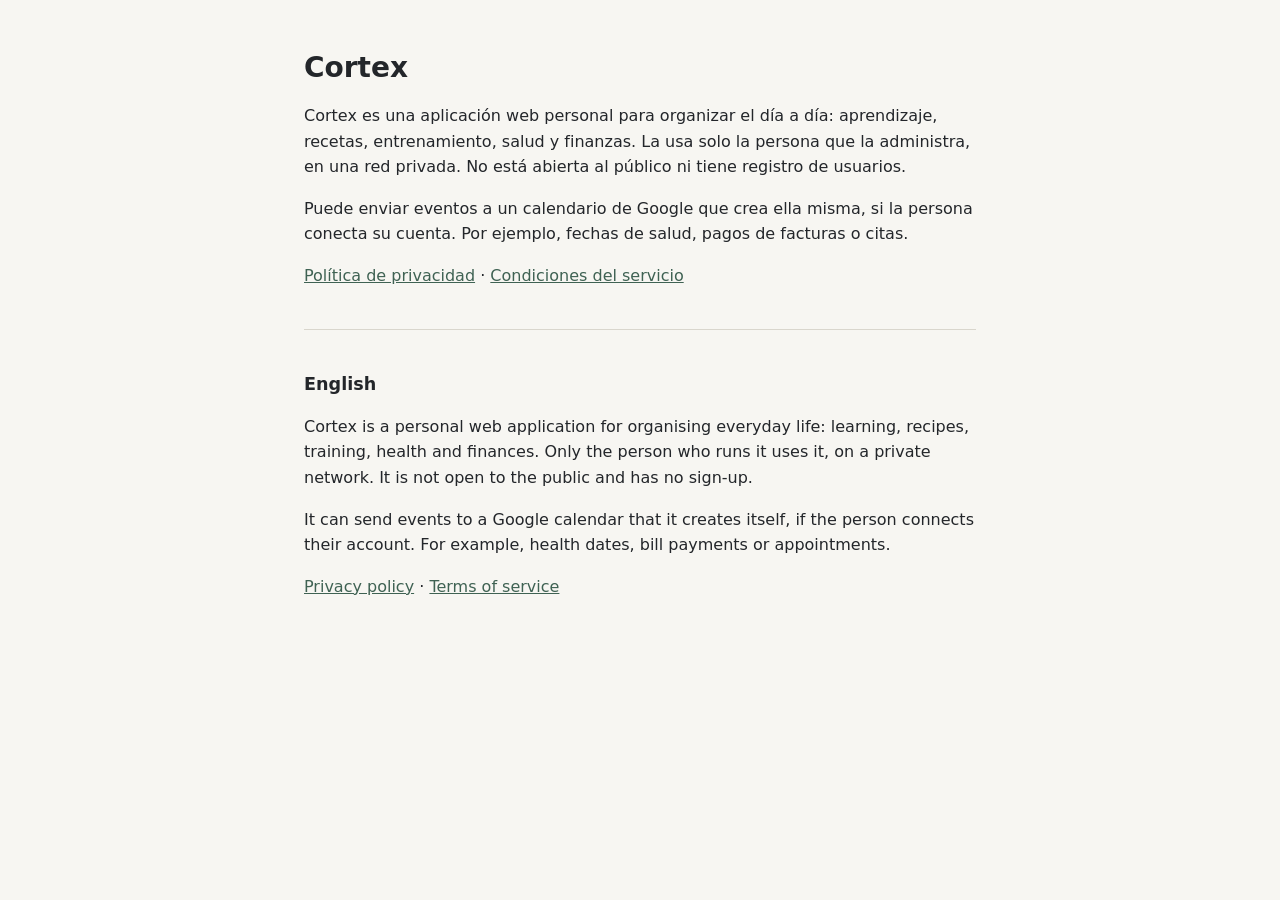
<file: index.html>
<!doctype html>
<html lang="es">
<head>
<meta charset="utf-8">
<meta name="viewport" content="width=device-width,initial-scale=1">
<title>Cortex</title>
<link rel="stylesheet" href="style.css">
</head>
<body>
<main>
<h1>Cortex</h1>
<p>Cortex es una aplicación web personal para organizar el día a día: aprendizaje, recetas, entrenamiento, salud y finanzas. La usa solo la persona que la administra, en una red privada. No está abierta al público ni tiene registro de usuarios.</p>
<p>Puede enviar eventos a un calendario de Google que crea ella misma, si la persona conecta su cuenta. Por ejemplo, fechas de salud, pagos de facturas o citas.</p>
<p><a href="privacy.html">Política de privacidad</a> · <a href="terms.html">Condiciones del servicio</a></p>

<hr>

<h2 lang="en">English</h2>
<div lang="en">
<p>Cortex is a personal web application for organising everyday life: learning, recipes, training, health and finances. Only the person who runs it uses it, on a private network. It is not open to the public and has no sign-up.</p>
<p>It can send events to a Google calendar that it creates itself, if the person connects their account. For example, health dates, bill payments or appointments.</p>
<p><a href="privacy.html#en">Privacy policy</a> · <a href="terms.html#en">Terms of service</a></p>
</div>
</main>
</body>
</html>
</file>
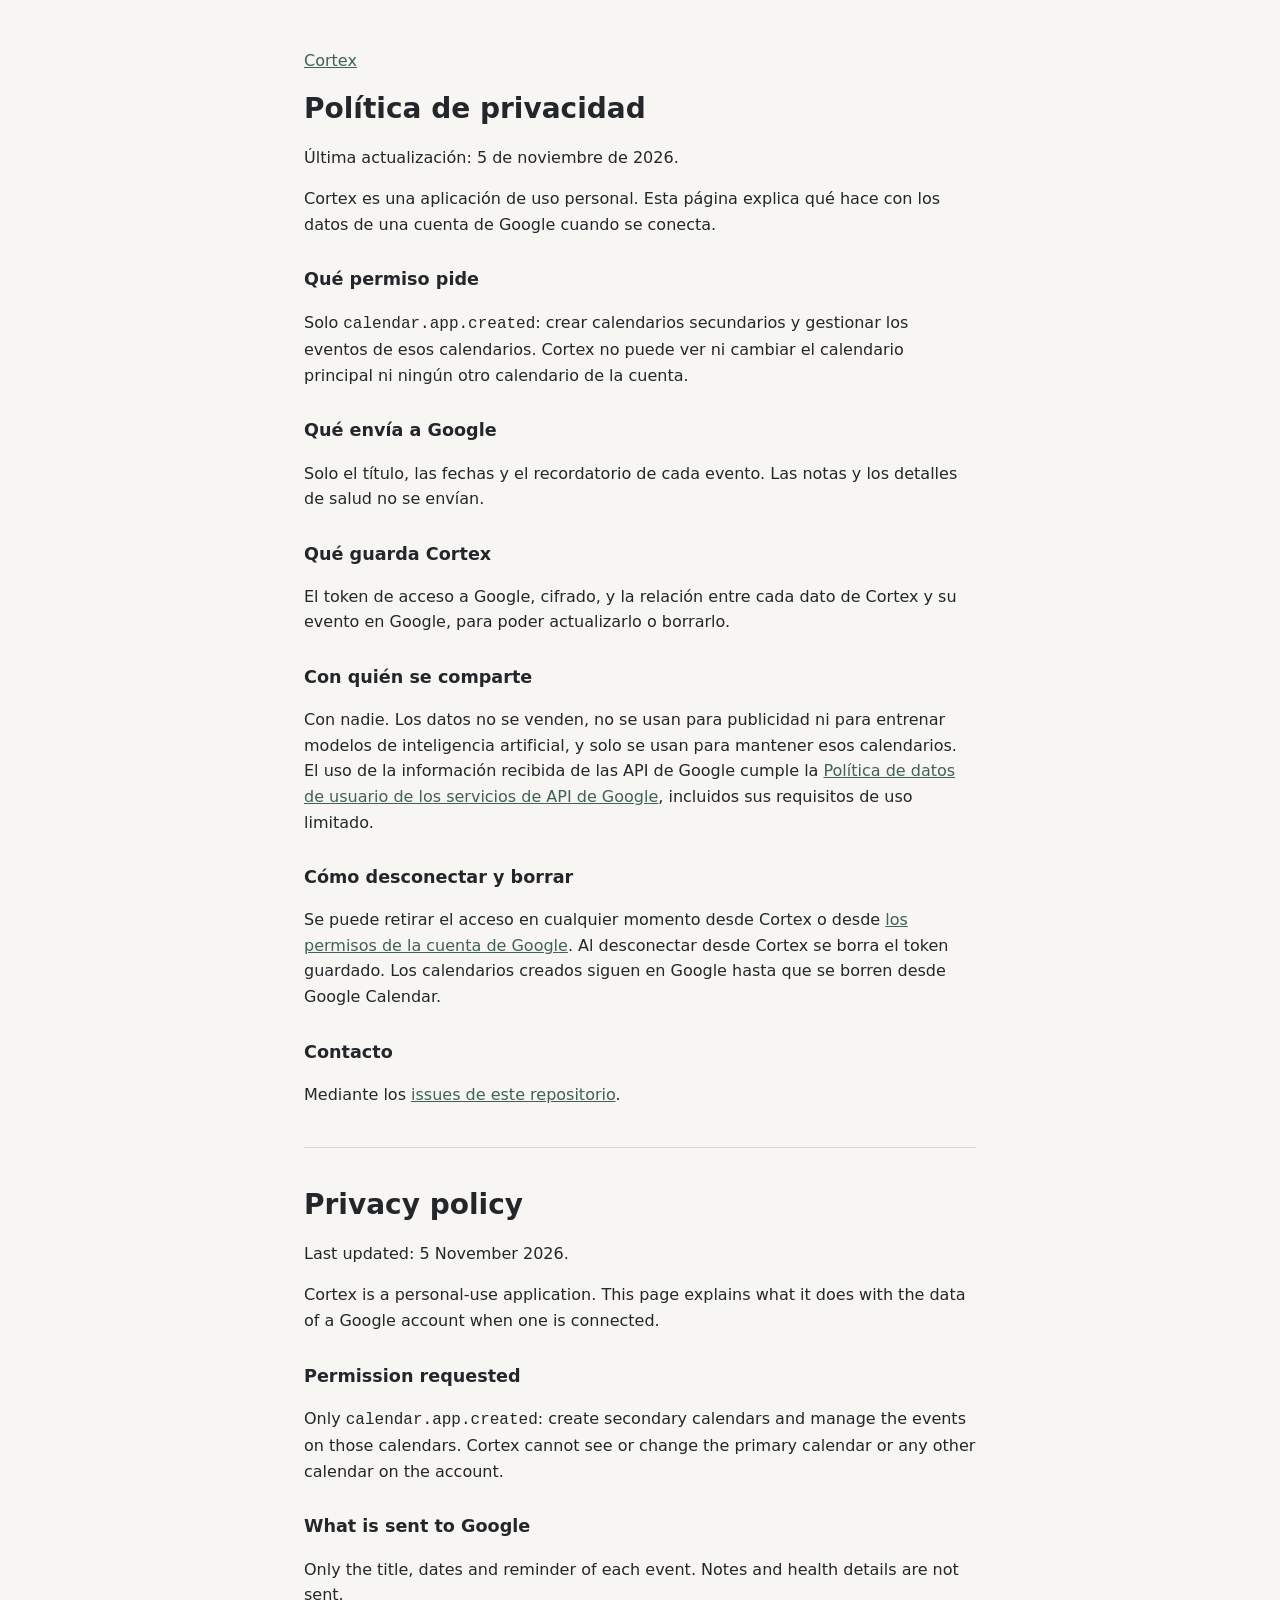
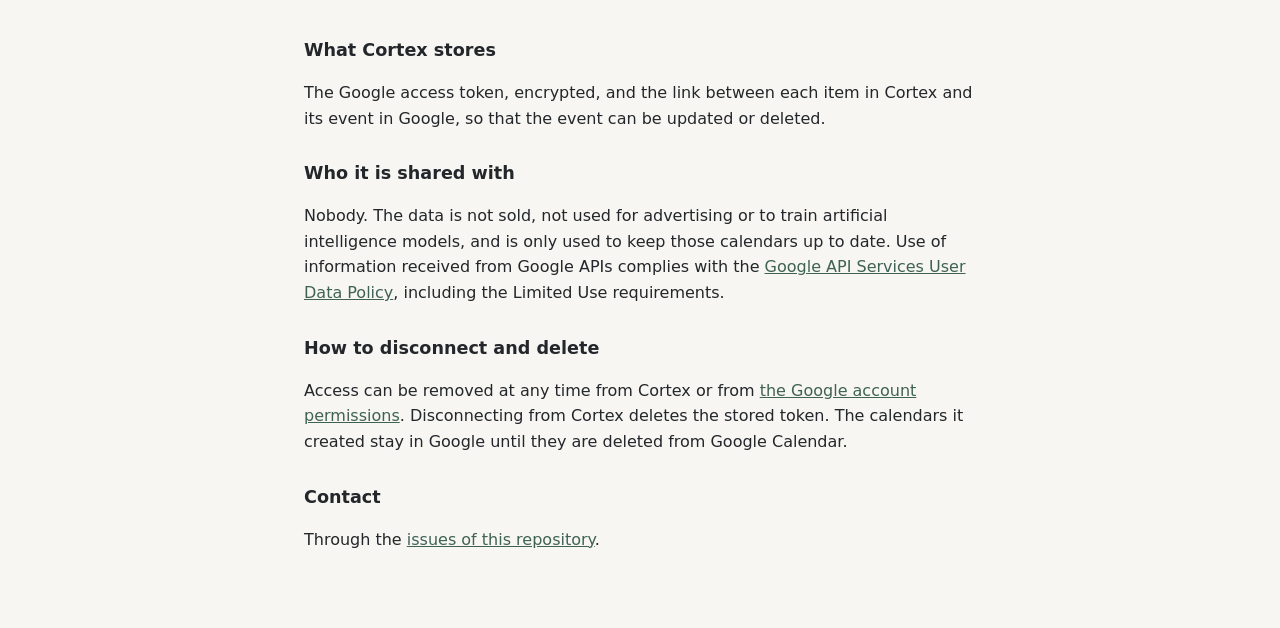
<file: privacy.html>
<!doctype html>
<html lang="es">
<head>
<meta charset="utf-8">
<meta name="viewport" content="width=device-width,initial-scale=1">
<title>Cortex: privacidad</title>
<link rel="stylesheet" href="style.css">
</head>
<body>
<main>
<p><a href="./">Cortex</a></p>
<h1>Política de privacidad</h1>
<p>Última actualización: 5 de noviembre de 2026.</p>
<p>Cortex es una aplicación de uso personal. Esta página explica qué hace con los datos de una cuenta de Google cuando se conecta.</p>

<h2>Qué permiso pide</h2>
<p>Solo <code>calendar.app.created</code>: crear calendarios secundarios y gestionar los eventos de esos calendarios. Cortex no puede ver ni cambiar el calendario principal ni ningún otro calendario de la cuenta.</p>

<h2>Qué envía a Google</h2>
<p>Solo el título, las fechas y el recordatorio de cada evento. Las notas y los detalles de salud no se envían.</p>

<h2>Qué guarda Cortex</h2>
<p>El token de acceso a Google, cifrado, y la relación entre cada dato de Cortex y su evento en Google, para poder actualizarlo o borrarlo.</p>

<h2>Con quién se comparte</h2>
<p>Con nadie. Los datos no se venden, no se usan para publicidad ni para entrenar modelos de inteligencia artificial, y solo se usan para mantener esos calendarios. El uso de la información recibida de las API de Google cumple la <a href="https://developers.google.com/terms/api-services-user-data-policy">Política de datos de usuario de los servicios de API de Google</a>, incluidos sus requisitos de uso limitado.</p>

<h2>Cómo desconectar y borrar</h2>
<p>Se puede retirar el acceso en cualquier momento desde Cortex o desde <a href="https://myaccount.google.com/permissions">los permisos de la cuenta de Google</a>. Al desconectar desde Cortex se borra el token guardado. Los calendarios creados siguen en Google hasta que se borren desde Google Calendar.</p>

<h2>Contacto</h2>
<p>Mediante los <a href="https://github.com/cortex-personal/cortex-personal.github.io/issues">issues de este repositorio</a>.</p>

<hr>

<div lang="en" id="en">
<h1>Privacy policy</h1>
<p>Last updated: 5 November 2026.</p>
<p>Cortex is a personal-use application. This page explains what it does with the data of a Google account when one is connected.</p>

<h2>Permission requested</h2>
<p>Only <code>calendar.app.created</code>: create secondary calendars and manage the events on those calendars. Cortex cannot see or change the primary calendar or any other calendar on the account.</p>

<h2>What is sent to Google</h2>
<p>Only the title, dates and reminder of each event. Notes and health details are not sent.</p>

<h2>What Cortex stores</h2>
<p>The Google access token, encrypted, and the link between each item in Cortex and its event in Google, so that the event can be updated or deleted.</p>

<h2>Who it is shared with</h2>
<p>Nobody. The data is not sold, not used for advertising or to train artificial intelligence models, and is only used to keep those calendars up to date. Use of information received from Google APIs complies with the <a href="https://developers.google.com/terms/api-services-user-data-policy">Google API Services User Data Policy</a>, including the Limited Use requirements.</p>

<h2>How to disconnect and delete</h2>
<p>Access can be removed at any time from Cortex or from <a href="https://myaccount.google.com/permissions">the Google account permissions</a>. Disconnecting from Cortex deletes the stored token. The calendars it created stay in Google until they are deleted from Google Calendar.</p>

<h2>Contact</h2>
<p>Through the <a href="https://github.com/cortex-personal/cortex-personal.github.io/issues">issues of this repository</a>.</p>
</div>
</main>
</body>
</html>
</file>
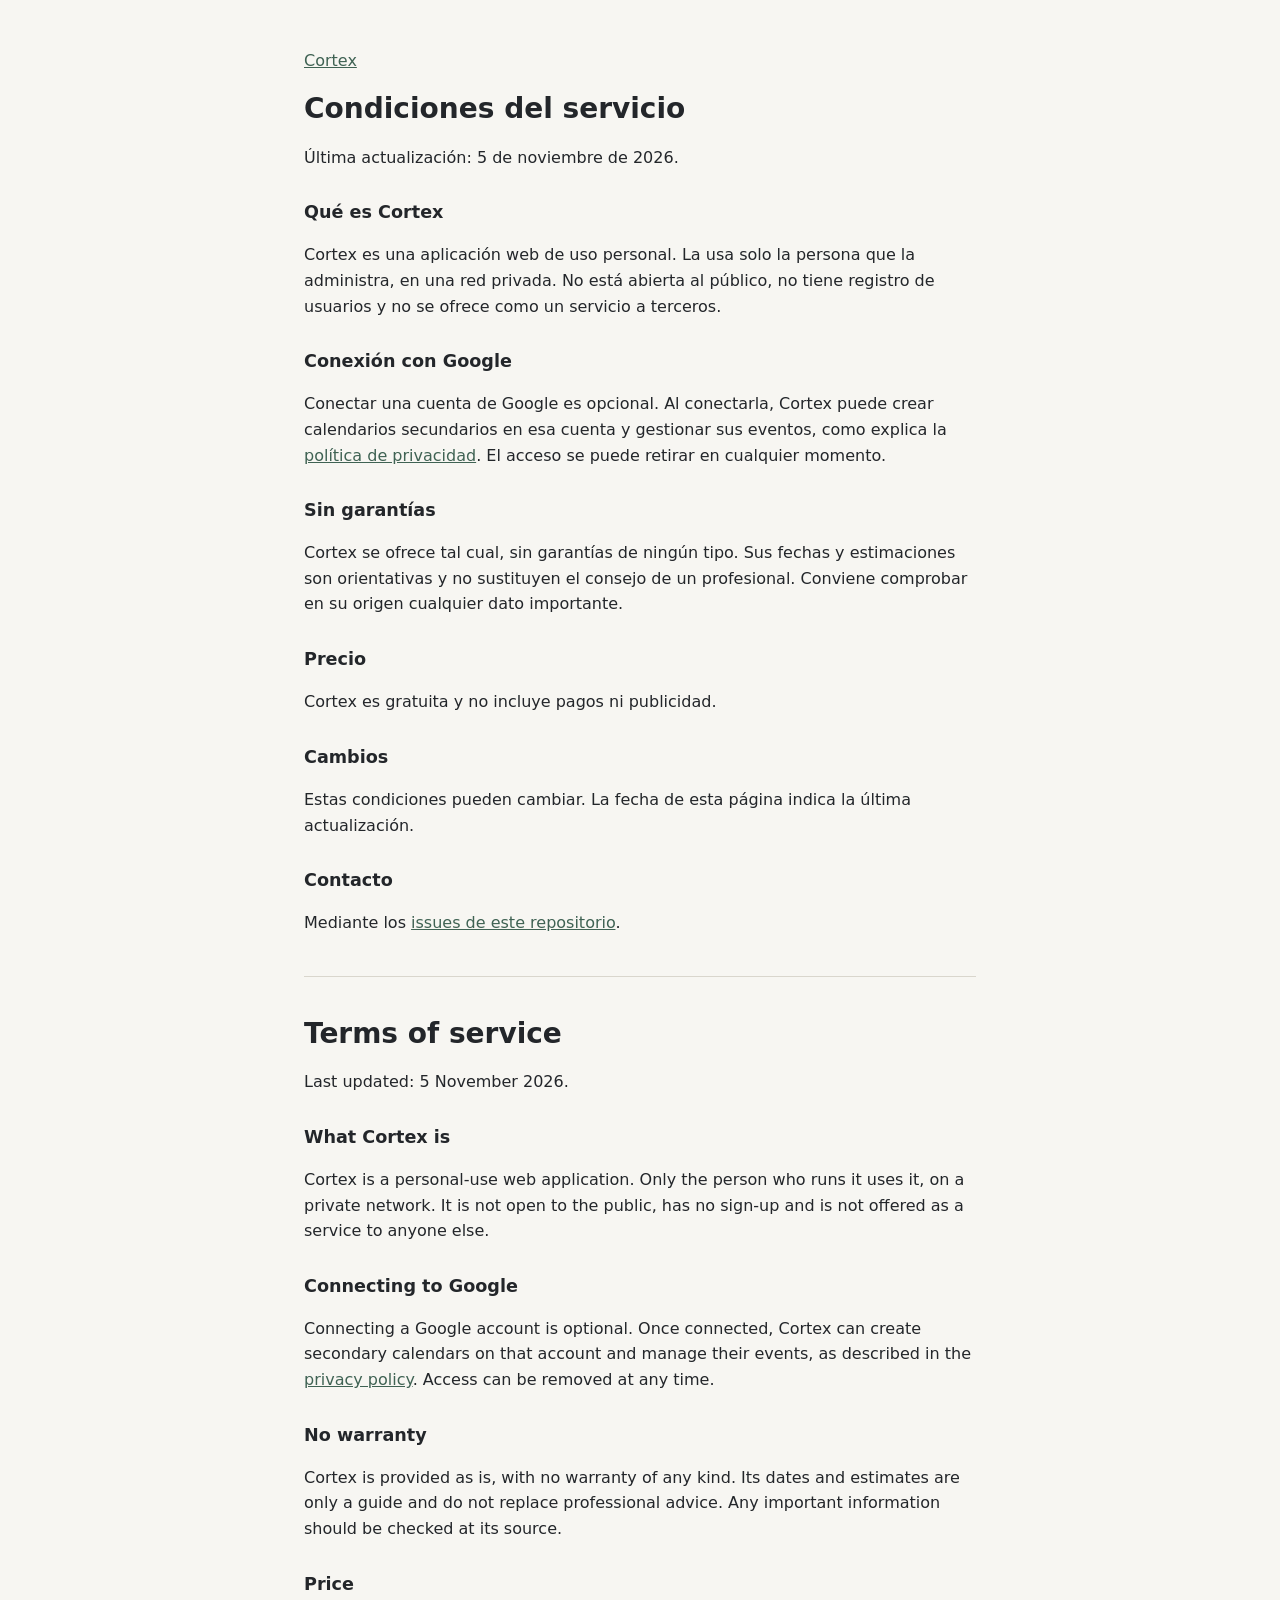
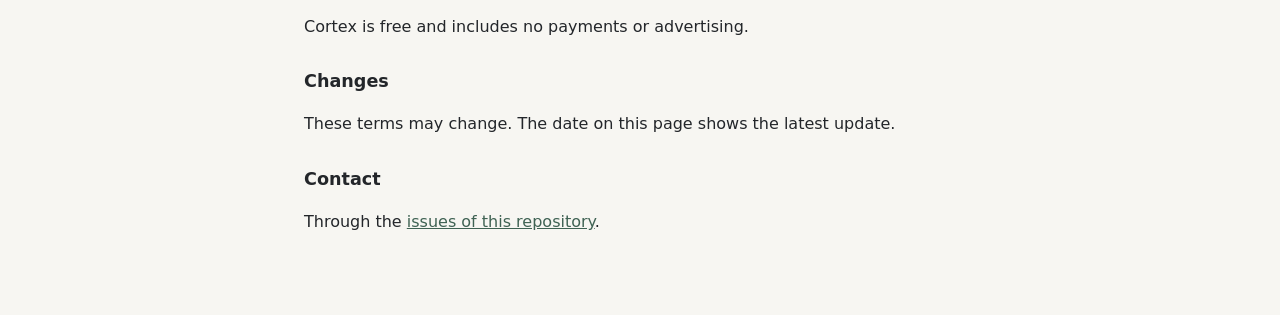
<file: terms.html>
<!doctype html>
<html lang="es">
<head>
<meta charset="utf-8">
<meta name="viewport" content="width=device-width,initial-scale=1">
<title>Cortex: condiciones del servicio</title>
<link rel="stylesheet" href="style.css">
</head>
<body>
<main>
<p><a href="./">Cortex</a></p>
<h1>Condiciones del servicio</h1>
<p>Última actualización: 5 de noviembre de 2026.</p>

<h2>Qué es Cortex</h2>
<p>Cortex es una aplicación web de uso personal. La usa solo la persona que la administra, en una red privada. No está abierta al público, no tiene registro de usuarios y no se ofrece como un servicio a terceros.</p>

<h2>Conexión con Google</h2>
<p>Conectar una cuenta de Google es opcional. Al conectarla, Cortex puede crear calendarios secundarios en esa cuenta y gestionar sus eventos, como explica la <a href="privacy.html">política de privacidad</a>. El acceso se puede retirar en cualquier momento.</p>

<h2>Sin garantías</h2>
<p>Cortex se ofrece tal cual, sin garantías de ningún tipo. Sus fechas y estimaciones son orientativas y no sustituyen el consejo de un profesional. Conviene comprobar en su origen cualquier dato importante.</p>

<h2>Precio</h2>
<p>Cortex es gratuita y no incluye pagos ni publicidad.</p>

<h2>Cambios</h2>
<p>Estas condiciones pueden cambiar. La fecha de esta página indica la última actualización.</p>

<h2>Contacto</h2>
<p>Mediante los <a href="https://github.com/cortex-personal/cortex-personal.github.io/issues">issues de este repositorio</a>.</p>

<hr>

<div lang="en" id="en">
<h1>Terms of service</h1>
<p>Last updated: 5 November 2026.</p>

<h2>What Cortex is</h2>
<p>Cortex is a personal-use web application. Only the person who runs it uses it, on a private network. It is not open to the public, has no sign-up and is not offered as a service to anyone else.</p>

<h2>Connecting to Google</h2>
<p>Connecting a Google account is optional. Once connected, Cortex can create secondary calendars on that account and manage their events, as described in the <a href="privacy.html#en">privacy policy</a>. Access can be removed at any time.</p>

<h2>No warranty</h2>
<p>Cortex is provided as is, with no warranty of any kind. Its dates and estimates are only a guide and do not replace professional advice. Any important information should be checked at its source.</p>

<h2>Price</h2>
<p>Cortex is free and includes no payments or advertising.</p>

<h2>Changes</h2>
<p>These terms may change. The date on this page shows the latest update.</p>

<h2>Contact</h2>
<p>Through the <a href="https://github.com/cortex-personal/cortex-personal.github.io/issues">issues of this repository</a>.</p>
</div>
</main>
</body>
</html>
</file>
<file: style.css>
:root {
  color-scheme: light dark;
  --bg: #f7f6f2;
  --fg: #23262a;
  --muted: #d9d6cd;
  --link: #3f6253;
}
@media (prefers-color-scheme: dark) {
  :root {
    --bg: #1b1d20;
    --fg: #e8e6e0;
    --muted: #3a3d42;
    --link: #8fb3a1;
  }
}
body {
  margin: 0;
  background: var(--bg);
  color: var(--fg);
  font: 16px/1.6 system-ui, sans-serif;
}
main {
  max-width: 42rem;
  margin: 0 auto;
  padding: 32px 16px 64px;
}
h1 { font-size: 1.75rem; line-height: 1.2; }
h2 { font-size: 1.1rem; margin-top: 1.75rem; }
a { color: var(--link); }
hr { margin: 2.5rem 0; border: 0; border-top: 1px solid var(--muted); }
code { overflow-wrap: anywhere; }
</file>
